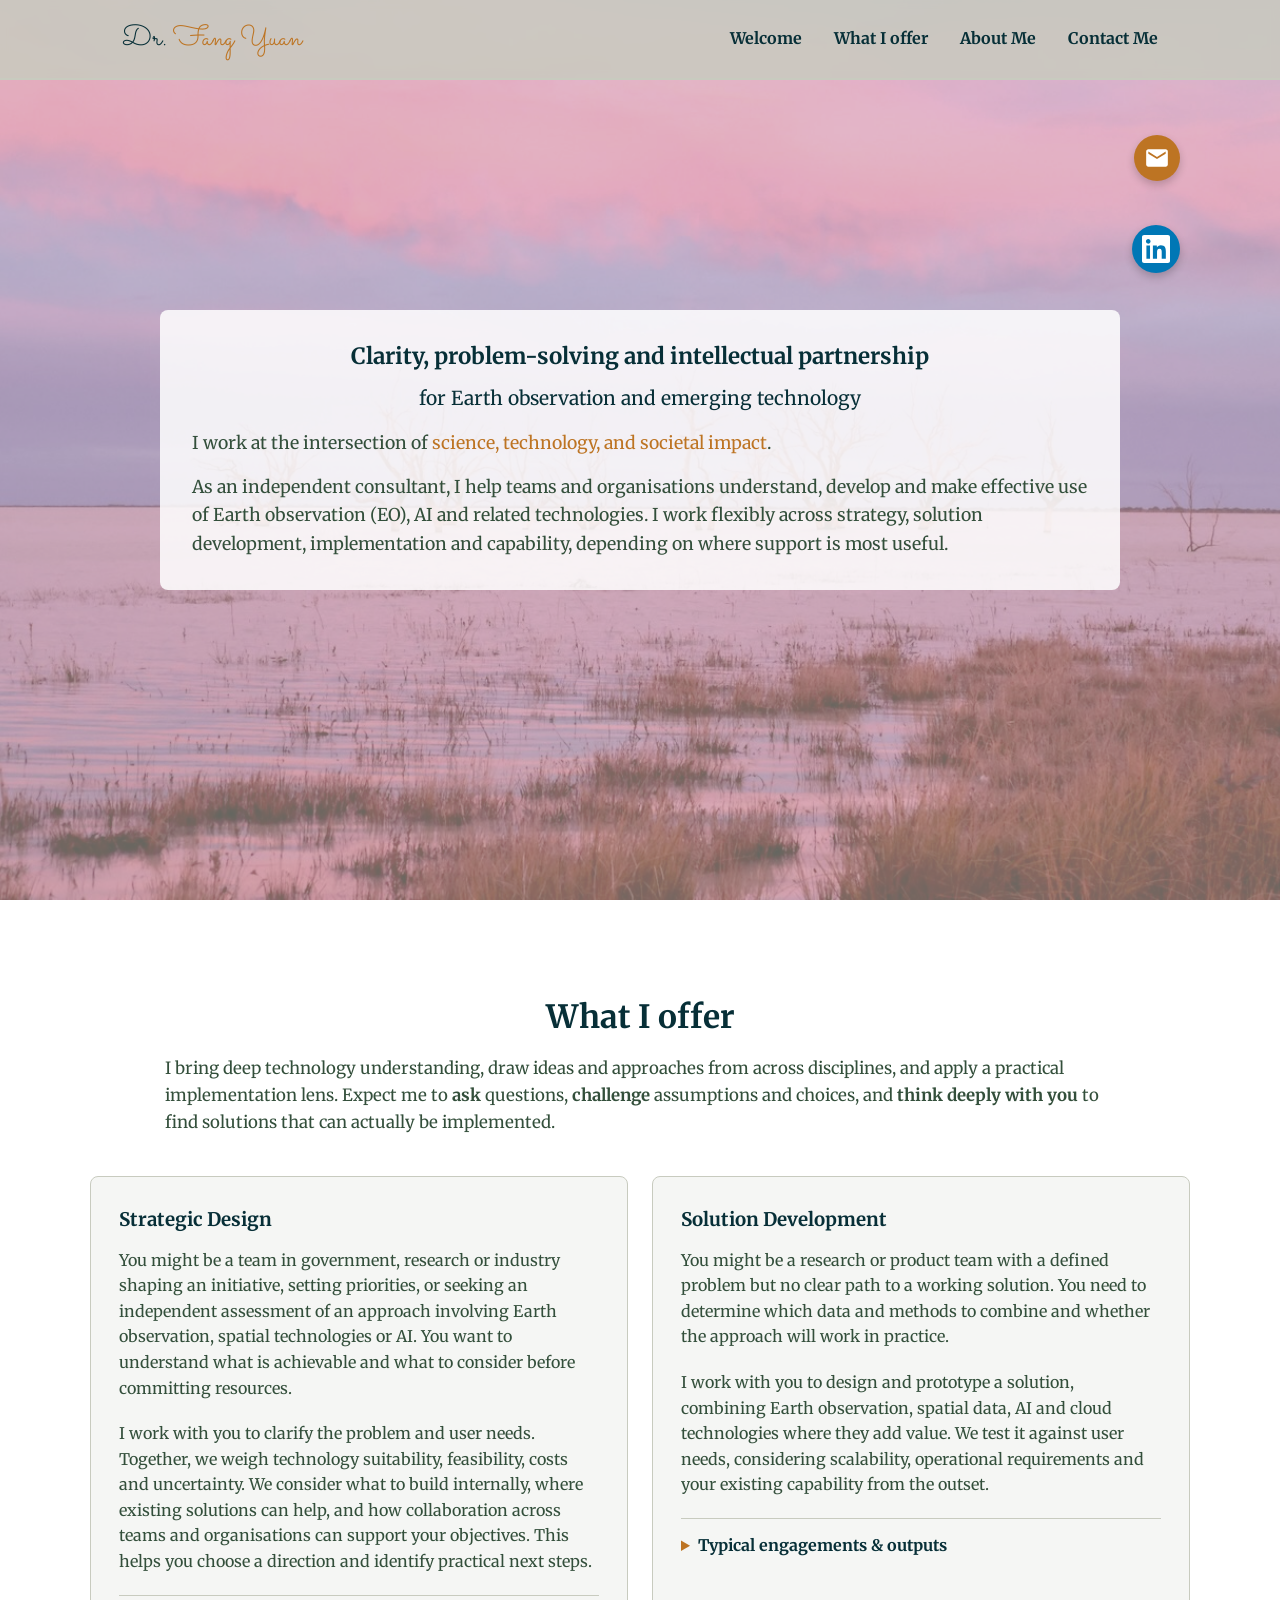
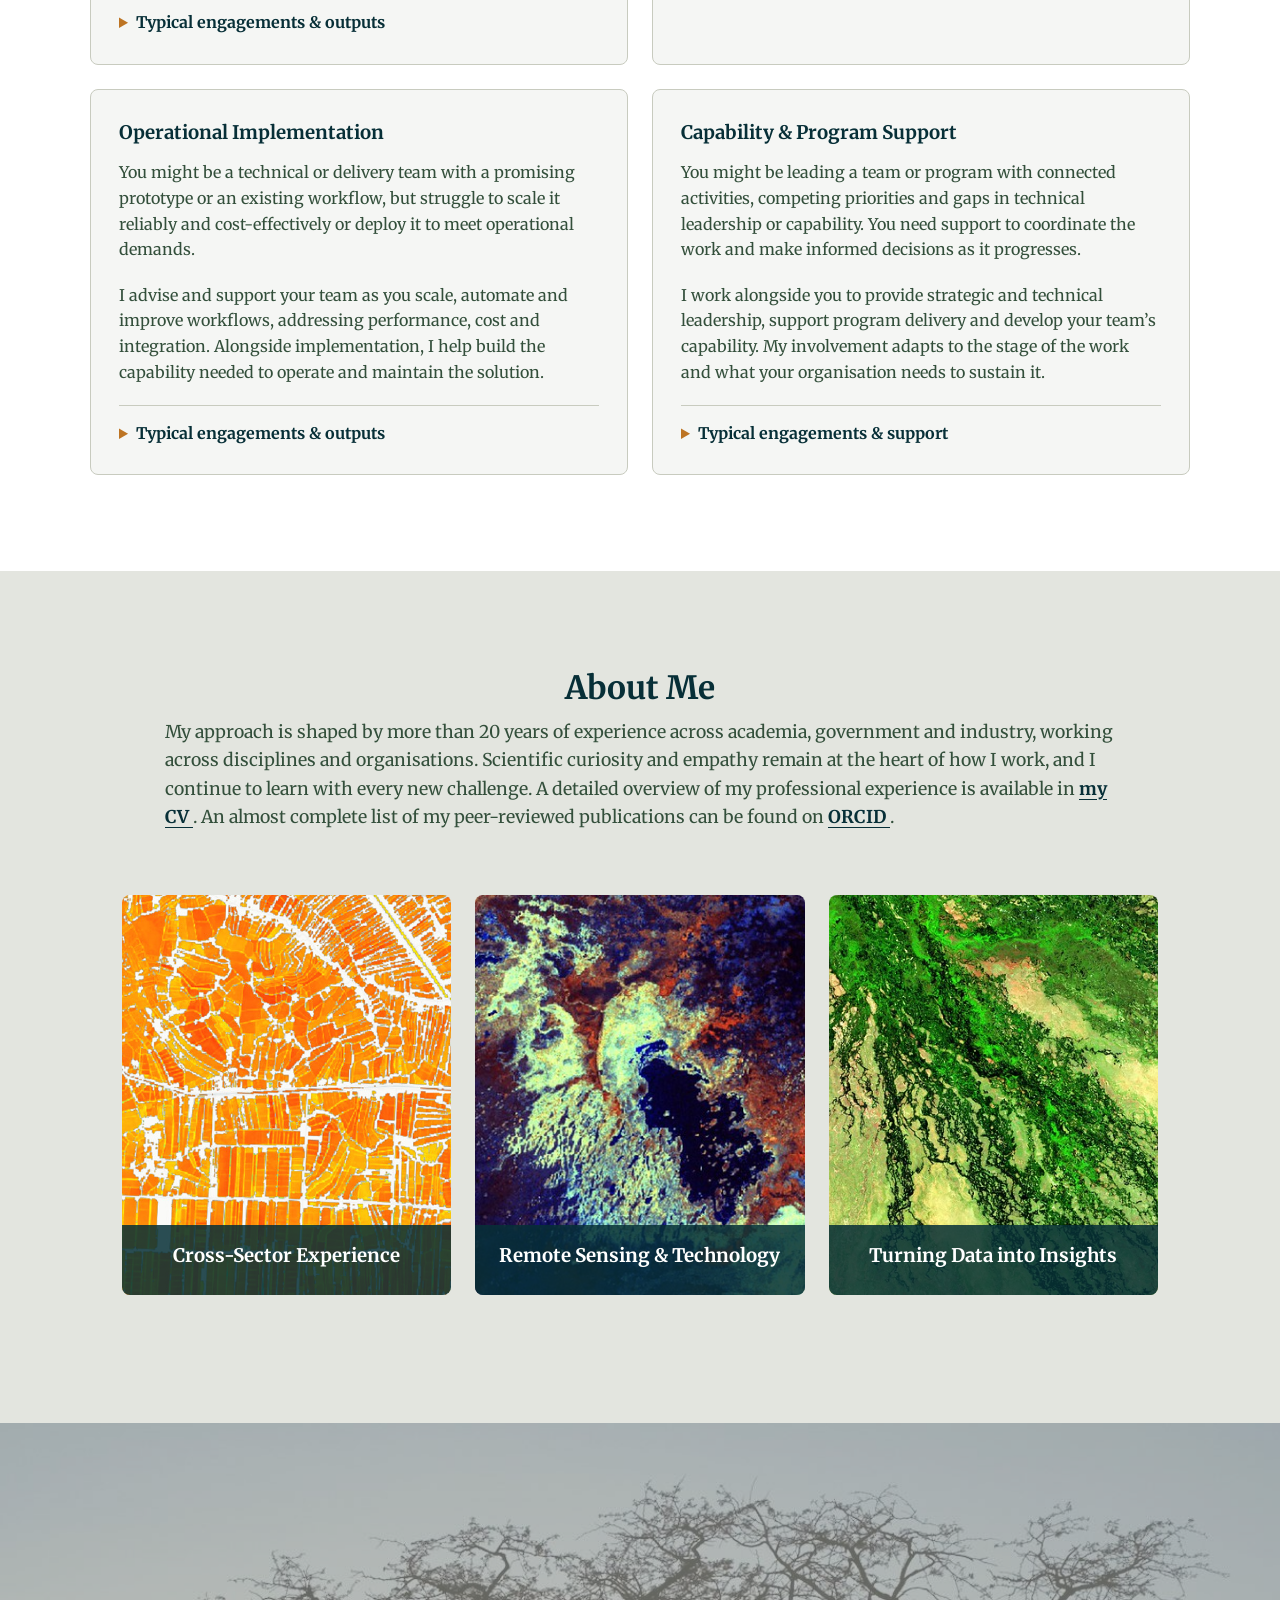
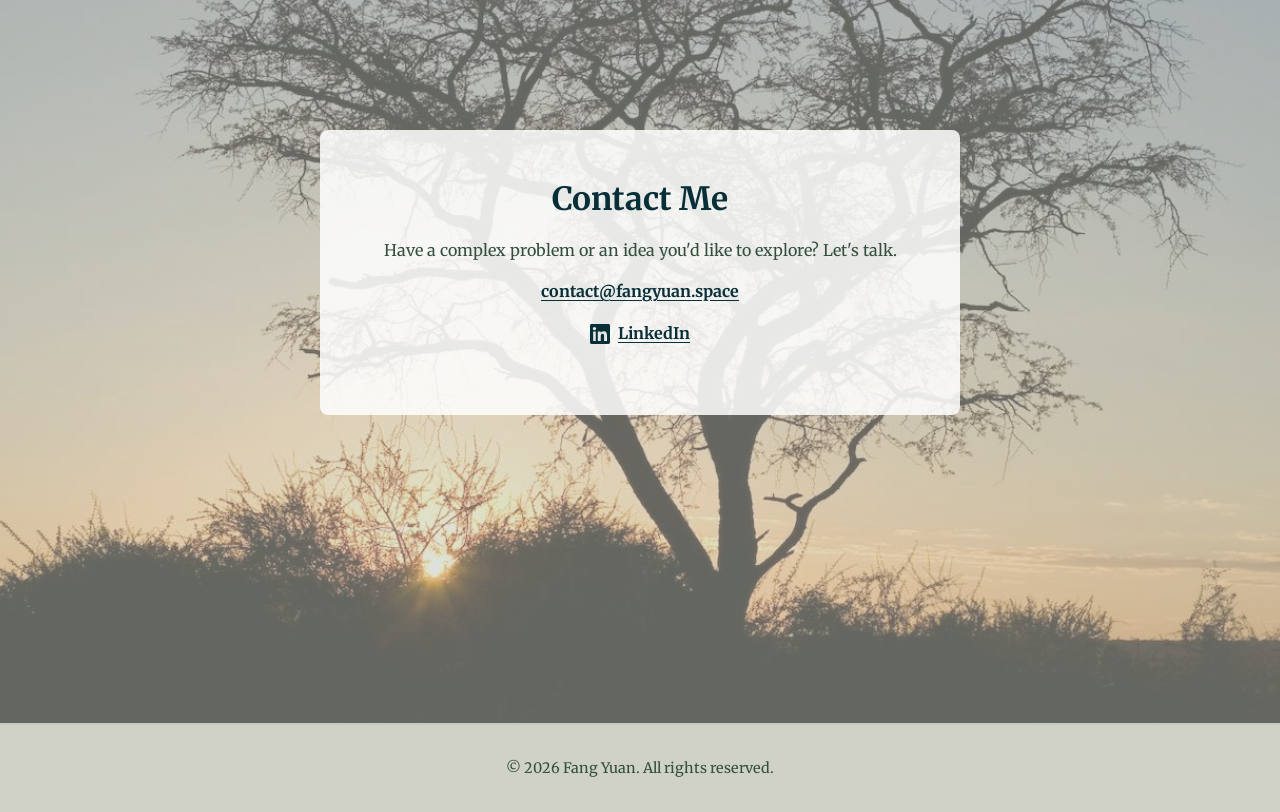
<file: index.html>
<!DOCTYPE html>
<html lang="en">

<head>
  <meta charset="UTF-8">
  <meta name="viewport" content="width=device-width, initial-scale=1">

  <link
    href="https://fonts.googleapis.com/css2?family=Merriweather:wght@300;400;700&family=Sacramento&display=swap"
    rel="stylesheet">

  <link rel="icon" type="image/png" href="/favicon/favicon-96x96.png" sizes="96x96">
  <link rel="icon" type="image/svg+xml" href="/favicon/favicon.svg">
  <link rel="shortcut icon" href="/favicon/favicon.ico">
  <link rel="apple-touch-icon" sizes="180x180" href="/favicon/apple-touch-icon.png">
  <link rel="manifest" href="/favicon/site.webmanifest">

  <title>Dr Fang Yuan | Earth Observation Consultant</title>

  <meta
    name="description"
    content="Independent Earth observation consultant providing strategic design, solution development, operational implementation advice, and capability and program support."
  >

  <style>
    * {
      margin: 0;
      padding: 0;
      box-sizing: border-box;
    }

    html {
      scroll-behavior: smooth;
    }

    body {
      font-family: 'Merriweather', serif;
      line-height: 1.6;
      color: #072f37;
      background: #ffffff;
    }

    h1,
    h2,
    h3 {
      font-weight: 700;
    }

    a:focus-visible,
    summary:focus-visible {
      outline: 3px solid #bd7423;
      outline-offset: 4px;
      border-radius: 2px;
    }

    /*
      Prevent fixed navigation from covering anchored sections.
    */
    #welcome,
    #services,
    #about,
    #contact {
      scroll-margin-top: 90px;
    }

    /* =========================
       Header and navigation
       ========================= */

    header {
      position: fixed;
      top: 0;
      left: 0;
      right: 0;
      background: rgba(200, 203, 191, 0.85);
      border-bottom: 2px solid #c8cbbf;
      z-index: 1000;
      backdrop-filter: blur(4px);
    }

    .nav-container {
      max-width: 1100px;
      margin: 0 auto;
      padding: 1rem 2rem;
      display: flex;
      align-items: center;
      justify-content: space-between;
      gap: 2rem;
    }

    .logo a {
      font-family: 'Sacramento', cursive;
      font-size: 1.8rem;
      color: #072f37;
      text-decoration: none;
      white-space: nowrap;
    }

    nav {
      display: flex;
      align-items: center;
      gap: 2rem;
    }

    nav a {
      text-decoration: none;
      color: #072f37;
      font-weight: 700;
      transition: color 0.3s;
      white-space: nowrap;
    }

    nav a:hover {
      color: #bd7423;
    }

    /* =========================
       Shared section styles
       ========================= */

    section {
      position: relative;
      min-height: 100vh;
      display: flex;
      align-items: center;
      justify-content: center;
      text-align: center;
      color: #072f37;
      padding: 6rem 1rem;
    }

    section::before {
      content: "";
      position: absolute;
      inset: 0;
      background: rgba(200, 203, 191, 0.5);
      z-index: 0;
    }

    section > div {
      position: relative;
      z-index: 1;
      max-width: 800px;
      background: rgba(255, 255, 255, 0.75);
      padding: 2rem;
      border-radius: 8px;
    }

    section h1,
    section h2 {
      margin-bottom: 1rem;
      color: #072f37;
      font-family: 'Merriweather', serif;
    }

    section p {
      color: #334f3b;
      margin-bottom: 1rem;
    }

    /* =========================
       Welcome
       ========================= */

    #welcome {
      background: url('src/menindee_sunrise.jpeg') no-repeat center center / cover;
    }

    #welcome > div {
      width: 100%;
      max-width: 960px;
      margin: 0 auto;
      text-align: left;
      background: rgba(255, 255, 255, 0.85);
      padding: 2rem;
      border-radius: 8px;
    }

    #welcome h1 {
      font-size: clamp(1.3rem, 1.75vw, 1.5rem);
      line-height: 1.3;
      text-wrap: balance;
      margin-bottom: 1rem;
      color: #072f37;
      text-align: center;
    }

    #welcome .hero-domain {
      display: block;
      margin-top: 0.8rem;
      font-size: 1.2rem;
      line-height: 1.5;
      font-weight: 400;
    }

    #welcome p {
      font-size: 1.1rem;
      color: #334f3b;
      margin-bottom: 1rem;
    }

    #welcome p:last-child {
      margin-bottom: 0;
    }

    /* =========================
       Services
       ========================= */

    .content-section {
      min-height: auto;
      padding: 6rem 2rem;
      background: #ffffff;
      text-align: left;
    }

    .content-section::before {
      background: transparent;
    }

    .content-section > .section-content {
      position: relative;
      z-index: 1;
      width: 100%;
      max-width: 1100px;
      padding: 0;
      margin: 0 auto;
      background: transparent;
      border-radius: 0;
    }

    .section-content h2 {
      text-align: center;
      margin-bottom: 1rem;
    }

    .section-intro {
      max-width: 950px;
      margin: 0 auto 2.5rem auto;
      text-align: left;
      font-size: 1.05rem;
    }

    .service-grid {
      display: grid;
      grid-template-columns: repeat(2, minmax(0, 1fr));
      gap: 1.5rem;
      align-items: stretch;
    }

    .service-card {
      display: flex;
      flex-direction: column;
      padding: 1.75rem;
      border: 1px solid #c8cbbf;
      border-radius: 8px;
      background: rgba(200, 203, 191, 0.18);
      height: 100%;
    }

    .service-card h3 {
      margin-bottom: 0.8rem;
      color: #072f37;
      font-family: 'Merriweather', serif;
    }

    .service-card > p {
      margin-bottom: 1.25rem;
    }

    .service-card details {
      margin-top: 0;
      border-top: 1px solid #c8cbbf;
      padding-top: 0.9rem;
    }

    .service-card summary {
      color: #072f37;
      font-weight: 700;
      cursor: pointer;
      transition: color 0.3s;
    }

    .service-card summary::marker {
      color: #bd7423;
    }

    .service-card summary::-webkit-details-marker {
      color: #bd7423;
    }

    .service-card summary:hover {
      color: #334f3b;
      text-decoration: underline;
      text-underline-offset: 0.2em;
    }

    .service-card details[open] summary {
      margin-bottom: 0.75rem;
    }

    .service-detail {
      padding-top: 0.25rem;
    }

    .service-detail p {
      font-size: 0.95rem;
    }

    .service-detail p:last-child {
      margin-bottom: 0;
    }

    /* =========================
       About
       ========================= */

    #about {
      min-height: auto;
      padding: 6rem 2rem;
      background: rgba(200, 203, 191, 0.5);
      display: flex;
      flex-direction: column;
      align-items: center;
    }

    #about::before {
      background: transparent;
    }

    .about-intro {
      background: transparent;
      text-align: center;
      width: 100%;
      max-width: 1100px;
      padding: 0 2rem 2rem;
    }

    .about-intro h2 {
      font-family: 'Merriweather', serif;
      font-weight: 700;
      color: #072f37;
      margin-bottom: 0.5rem;
    }

    .about-intro p {
      text-align: left;
      font-family: 'Merriweather', serif;
      font-size: 1.1rem;
      color: #334f3b;
      max-width: 950px;
      margin: 0 auto 1rem;
    }

    .about-intro p:last-child {
      margin-bottom: 0;
    }

    .about-gallery {
      background: transparent;
      padding: 2rem;
      border-radius: 8px;
      width: 100%;
      display: grid;
      grid-template-columns: repeat(auto-fit, minmax(220px, 1fr));
      gap: 1.5rem;
      max-width: 1100px;
      margin: 0 auto;
    }

    .gallery-item {
      position: relative;
      overflow: hidden;
      border-radius: 8px;
      height: 400px;
    }

    .gallery-item img {
      width: 100%;
      height: 100%;
      object-fit: cover;
      object-position: center;
      display: block;
      transition: transform 0.4s ease;
    }

    .gallery-item .caption {
      position: absolute;
      bottom: 0;
      left: 0;
      right: 0;
      background: rgba(7, 47, 55, 0.85);
      color: #c8cbbf;
      padding: 1rem;
      transform: none;
      transition: transform 0.3s ease;
    }

    .gallery-item:hover img {
      transform: scale(1.1);
    }

    .gallery-item:hover .caption {
      transform: translateY(0);
    }

    /*
      Keyboard users should also be able to reveal the gallery text.
    */
    .gallery-item:focus-within .caption {
      transform: translateY(0);
    }

    .gallery-item h3 {
      margin-bottom: 0.5rem;
      font-family: 'Merriweather', serif;
      font-weight: 700;
      color: #ffffff;
    }

    .gallery-item p {
      font-size: 0.9rem;
      color: #c8cbbf;
      text-align: center;
      max-height: 0;
      overflow: hidden;
      margin-bottom: 0;
      visibility: hidden;
    }

    .gallery-item:hover p,
    .gallery-item:focus-within p {
      max-height: 32rem;
      visibility: visible;
    }

    .gallery-item:focus-visible {
      outline: 3px solid #bd7423;
      outline-offset: 4px;
    }

    /* =========================
       Contact
       ========================= */

    #contact {
      background: url('src/namibia_sunset.jpeg') no-repeat center center / cover;
    }

    #contact > div {
      width: 100%;
      max-width: 640px;
      background: rgba(255, 255, 255, 0.85);
      padding: clamp(1.5rem, 4vw, 3rem);
    }

    section h2 {
      font-size: clamp(1.6rem, 2.5vw, 2rem);
      line-height: 1.35;
    }

    .text-link {
      color: #072f37;
      font-weight: 700;
      text-decoration: underline;
      text-underline-offset: 0.2em;
    }

    .text-link:hover {
      color: #334f3b;
    }

    /* =========================
       Footer
       ========================= */

    footer {
      text-align: center;
      padding: 2rem 1rem;
      font-size: 0.9rem;
      color: #334f3b;
      background: rgba(200, 203, 191, 0.85);
      border-top: 2px solid #c8cbbf;
    }

    /* =========================
       Floating contact buttons
       ========================= */

    .floating-email,
    .floating-linkedin {
      position: fixed;
      right: calc(50% - 480px - 60px);
      border-radius: 50%;
      display: flex;
      align-items: center;
      justify-content: center;
      padding: 10px;
      box-shadow: 0 4px 8px rgba(0, 0, 0, 0.2);
      transition: background 0.3s, transform 0.3s;
      z-index: 1500;
    }

    .floating-email {
      top: 15%;
      background: #bd7423;
    }

    .floating-email:hover {
      background: #a55f1c;
      transform: scale(1.1);
    }

    .floating-linkedin {
      top: 25%;
      background: #0077b5;
    }

    .floating-linkedin:hover {
      background: #005582;
      transform: scale(1.1);
    }

    /* =========================
       Responsive
       ========================= */

    @media (max-width: 1000px) {
      .floating-email,
      .floating-linkedin {
        right: 16px;
      }

      nav {
        gap: 1.2rem;
      }

      nav a {
        font-size: 0.9rem;
      }
    }

    @media (max-width: 800px) {
      .nav-container {
        padding: 0.85rem 1rem;
        gap: 1rem;
      }

      .logo a {
        font-size: 1.55rem;
      }

      nav {
        gap: 0.8rem;
      }

      nav a {
        font-size: 0.82rem;
      }

      .service-grid {
        grid-template-columns: 1fr;
      }

      .content-section,
      #about {
        padding: 5rem 1.25rem;
      }
    }

    @media (max-width: 650px) {
      header {
        position: absolute;
      }

      .nav-container {
        flex-direction: column;
        align-items: flex-start;
        gap: 0.5rem;
      }

      nav {
        width: 100%;
        display: grid;
        grid-template-columns: repeat(2, 1fr);
        gap: 0.25rem 1rem;
        border-top: 1px solid #65816d;
        padding-top: 0.5rem;
      }

      nav a {
        font-size: 0.85rem;
        min-height: 44px;
        display: flex;
        align-items: center;
      }

      #welcome,
      #services,
      #about,
      #contact {
        scroll-margin-top: 0;
      }

      section {
        padding: 5rem 1rem;
      }

      #welcome {
        min-height: 100vh;
        padding-top: 14rem;
      }

      #welcome > div {
        padding: 1.5rem;
      }

      #welcome h1 {
        font-size: 1.4rem;
      }

      #welcome p {
        font-size: 1rem;
      }

      .service-card {
        padding: 1.4rem;
      }

      .about-gallery {
        padding: 1rem 0;
      }

      .about-intro {
        padding: 0 0 2rem;
      }

      .gallery-item {
        height: auto;
      }

      .gallery-item img {
        height: 240px;
      }

      /*
        Hover-only overlays are unsuitable on touch devices,
        so show the captions by default on small screens.
      */
      .gallery-item .caption {
        position: static;
        transform: none;
        background: #072f37;
      }

      .gallery-item p {
        max-height: none;
        visibility: visible;
      }

      .floating-email,
      .floating-linkedin {
        display: none;
      }
    }
    @media (hover: none) and (min-width: 651px) {
      .gallery-item { height: auto; }
      .gallery-item img { height: 240px; }
      .gallery-item .caption { position: static; background: #072f37; }
      .gallery-item p { max-height: none; visibility: visible; }
    }

    @media (prefers-reduced-motion: reduce) {
      html { scroll-behavior: auto; }
      *, *::before, *::after { transition: none !important; }
    }
  </style>
</head>

<body>

  <header>
    <div class="nav-container">

      <div class="logo">
        <a href="#welcome">
          Dr. <span style="color:#bd7423;">Fang Yuan</span>
        </a>
      </div>

      <nav aria-label="Main navigation">
        <a href="#welcome">Welcome</a>
        <a href="#services">What I offer</a>
        <a href="#about">About Me</a>
        <a href="#contact">Contact Me</a>
      </nav>

    </div>
  </header>

  <main>

    <section id="welcome">
      <div>

        <h1>
          Clarity, problem-solving and intellectual partnership
          <span class="hero-domain">for Earth observation and emerging technology</span>
        </h1>

        <p>
          I work at the intersection of
          <span style="color:#bd7423;">science, technology, and societal impact</span>.
        </p>

        <p>
          As an independent consultant, I help teams and organisations understand,
          develop and make effective use of Earth observation (EO), AI and related technologies.
          I work flexibly across strategy, solution development, implementation and capability,
          depending on where support is most useful.
        </p>

      </div>
    </section>


    <section id="services" class="content-section">
      <div class="section-content">

        <h2>What I offer</h2>

          <p class="section-intro">
            I bring deep technology understanding, draw ideas and approaches from across disciplines,
            and apply a practical implementation lens. Expect me to <strong>ask</strong> questions,
            <strong>challenge</strong> assumptions and choices, and <strong>think deeply with you</strong>
            to find solutions that can actually be implemented.
          </p>

        <div class="service-grid">

          <article class="service-card">

            <h3>Strategic Design</h3>

            <p>
              You might be a team in government, research or industry shaping an initiative, setting
              priorities, or seeking an independent assessment of an approach involving Earth
              observation, spatial technologies or AI. You want to understand what is achievable and
              what to consider before committing resources.
            </p>

            <p>
              I work with you to clarify the problem and user needs. Together, we weigh technology
              suitability, feasibility, costs and uncertainty. We consider what to build internally,
              where existing solutions can help, and how collaboration across teams and organisations
              can support your objectives. This helps you choose a direction and identify practical
              next steps.
            </p>

            <details>
              <summary>Typical engagements &amp; outputs</summary>

              <div class="service-detail">

                <p>
                  <strong>A typical engagement might involve:</strong>
                  a focused independent review; workshops and stakeholder discussions to clarify
                  needs and options; development of a strategy or technology roadmap; or strategic
                  advice to help shape an initiative or technology direction.
                </p>

                <p>
                  <strong>Outputs might include:</strong>
                  an independent assessment; a brief or report setting out options, recommendations
                  and practical next steps; or a strategy or technology roadmap.
                </p>

              </div>
            </details>

          </article>


          <article class="service-card">

            <h3>Solution Development</h3>

            <p>
              You might be a research or product team with a defined problem but no clear path to a
              working solution. You need to determine which data and methods to combine and whether
              the approach will work in practice.
            </p>

            <p>
              I work with you to design and prototype a solution, combining Earth observation,
              spatial data, AI and cloud technologies where they add value. We test it against user
              needs, considering scalability, operational requirements and your existing capability
              from the outset.
            </p>

            <details>
              <summary>Typical engagements &amp; outputs</summary>

              <div class="service-detail">

                <p>
                  <strong>A typical engagement might involve:</strong>
                  translating a defined need into a technical approach; assessing and selecting
                  suitable data, methods and technologies; developing and testing a proof of
                  concept or prototype; or reviewing and refining an existing solution design.
                </p>

                <p>
                  <strong>Outputs might include:</strong>
                  a documented solution design; a prototype or working workflow
                  with code and documentation; or an implementation plan outlining the steps,
                  requirements and resources needed to move into operation.
                </p>

              </div>
            </details>

          </article>


          <article class="service-card">

            <h3>Operational Implementation</h3>

            <p>
              You might be a technical or delivery team with a promising prototype or an existing
              workflow, but struggle to scale it reliably and cost-effectively or deploy it to meet
              operational demands.
            </p>

            <p>
              I advise and support your team as you scale, automate and improve workflows,
              addressing performance, cost and integration. Alongside implementation, I help build
              the capability needed to operate and maintain the solution.
            </p>

            <details>
              <summary>Typical engagements &amp; outputs</summary>

              <div class="service-detail">

                <p>
                  <strong>A typical engagement might involve:</strong>
                  reviewing a prototype or existing workflow for operational readiness; advising
                  on scaling and automation; identifying performance, cost and
                  integration issues; working with technical teams through implementation; or
                  addressing capability gaps for ongoing operation.
                </p>

                <p>
                  <strong>Outputs might include:</strong>
                  an operational readiness assessment; recommendations for scaling, automation
                  and optimisation; implementation guidance or a transition plan; and targeted
                  capability development, technical documentation or knowledge transfer.
                </p>

              </div>
            </details>

          </article>


          <article class="service-card">

            <h3>Capability &amp; Program Support</h3>

            <p>
              You might be leading a team or program with connected activities, competing priorities
              and gaps in technical leadership or capability. You need support to coordinate the
              work and make informed decisions as it progresses.
            </p>

            <p>
              I work alongside you to provide strategic and technical leadership, support program
              delivery and develop your team’s capability. My involvement adapts to the stage of the
              work and what your organisation needs to sustain it.
            </p>

            <details>
              <summary>Typical engagements &amp; support</summary>

              <div class="service-detail">

                <p>
                  <strong>A typical engagement might involve:</strong>
                  providing part-time strategic or technical leadership; supporting the design,
                  establishment or delivery of an EO program or initiative; providing independent
                  technical advice across a program; developing team or organisational capability;
                  or helping coordinate work across technical teams, partners and stakeholders.
                </p>

                <p>
                  <strong>Outputs and support might include:</strong>
                  program or capability plans; technical or strategic advice and reviews;
                  capability assessments and development activities; program documentation and
                  decision support; or ongoing advisory support as the initiative evolves.
                </p>

              </div>
            </details>

          </article>

        </div>
      </div>
    </section>


    <section id="about">

      <div class="about-intro">

        <h2>About Me</h2>

        <p>
          My approach is shaped by more than 20 years of experience across academia,
          government and industry, working across disciplines and organisations.

          Scientific curiosity and empathy remain at the heart of how I work,
          and I continue to learn with every new challenge.

          A detailed overview of my professional experience is available in
          <a
            href="src/CV_Yuan_2026.pdf"
            target="_blank"
            class="text-link"
          >
            my CV
          </a>.

          An almost complete list of my peer-reviewed publications can be found on
          <a
            href="https://orcid.org/0000-0001-8315-4176"
            target="_blank"
            class="text-link"
            rel="noopener noreferrer"
          >
            ORCID
          </a>.
        </p>

      </div>


      <div class="about-gallery">

        <div class="gallery-item" tabindex="0">

          <img
            src="src/irrigation.jpg"
            alt="Cross-Sector Experience"
          >

          <div class="caption">

            <h3>Cross-Sector Experience</h3>

            <p>
              My experience across academia, government, and industry gives me insights into the drivers, challenges,
              and operating models of each sector. I am deeply motivated by working with people from diverse
              backgrounds. My best ideas have come from purposeful conversations, built on personal connections and
              trust.
            </p>

          </div>
        </div>


        <div class="gallery-item" tabindex="0">

          <img
            src="src/s1.jpg"
            alt="Remote Sensing"
          >

          <div class="caption">

            <h3>Remote Sensing &amp; Technology</h3>

            <p>
              Different sensors reveal different aspects of our planet. Choosing and combining them depends
              on the question we need to answer.
              Building on my experience with multispectral, hyperspectral and radar remote sensing,
              large-scale data processing and AI, I am constantly exploring new technologies,
              driven by curiosity and application needs.
            </p>

          </div>
        </div>


        <div class="gallery-item" tabindex="0">

          <img
            src="src/okavango.jpg"
            alt="Turning Data into Insights"
          >

          <div class="caption">

            <h3>Turning Data into Insights</h3>

            <p>
              The value of data lies in the insights it reveals. My career began with surveying the sky,
              studying powerful cosmic explosions to understand the history of the universe. Today, I apply
              Earth observation to understand our planet, map natural resources and track environmental change.
              I take a purposeful approach, starting with the real question and balancing accuracy with practicality.
            </p>

          </div>
        </div>

      </div>
    </section>


    <section id="contact">

      <div>

        <h2>Contact Me</h2>

        <p>
          Have a complex problem or an idea you'd like to explore? Let's talk.
        </p>

        <p>
          <a
            href="mailto:contact@fangyuan.space"
            class="text-link"
          >
            contact@fangyuan.space
          </a>
        </p>

        <p>
          <a
            href="https://www.linkedin.com/in/fangyuan0"
            target="_blank"
            rel="noopener noreferrer"
            class="text-link"
            style="display:inline-flex; align-items:center; gap:0.5rem;"
          >

            <svg
              xmlns="https://www.w3.org/2000/svg"
              width="20"
              height="20"
              fill="#072f37"
              viewBox="0 0 24 24"
              aria-hidden="true"
            >
              <path
                d="M20.447 20.452H16.89v-5.569c0-1.328-.027-3.041-1.852-3.041-1.853 0-2.137 1.445-2.137 2.939v5.671H9.342V9h3.41v1.561h.048c.476-.9 1.637-1.852 3.367-1.852 3.6 0 4.263 2.37 4.263 5.456v6.287zM5.337 7.433a1.984 1.984 0 01-1.982-1.982c0-1.095.888-1.982 1.982-1.982s1.982.887 1.982 1.982c0 1.094-.887 1.982-1.982 1.982zM6.884 20.452H3.79V9h3.094v11.452zM22.225 0H1.771C.792 0 0 .774 0 1.729v20.542C0 23.227.792 24 1.771 24h20.451C23.2 24 24 23.227 24 22.271V1.729C24 .774 23.2 0 22.225 0z"
              >
              </path>
            </svg>

            LinkedIn
          </a>
        </p>

      </div>
    </section>

  </main>


  <footer>
    &copy; 2026 Fang Yuan. All rights reserved.
  </footer>


  <a
    href="mailto:contact@fangyuan.space"
    class="floating-email"
    aria-label="Email Fang Yuan"
  >

    <svg
      xmlns="https://www.w3.org/2000/svg"
      width="26"
      height="26"
      fill="#fff"
      viewBox="0 0 24 24"
      aria-hidden="true"
    >
      <path
        d="M20 4H4c-1.1 0-2 .9-2 2v12c0 1.1.9 2
        2 2h16c1.1 0 2-.9 2-2V6c0-1.1-.9-2-2-2zm0
        4l-8 5-8-5V6l8 5 8-5v2z"
      >
      </path>
    </svg>

  </a>


  <a
    href="https://www.linkedin.com/in/fangyuan0"
    target="_blank"
    rel="noopener noreferrer"
    class="floating-linkedin"
    aria-label="Fang Yuan on LinkedIn"
  >

    <svg
      xmlns="https://www.w3.org/2000/svg"
      width="28"
      height="28"
      fill="#fff"
      viewBox="0 0 24 24"
      aria-hidden="true"
    >
      <path
        d="M20.447 20.452H16.89v-5.569c0-1.328-.027-3.041-1.852-3.041-1.853
        0-2.137 1.445-2.137 2.939v5.671H9.342V9h3.41v1.561h.048c.476-.9
        1.637-1.852 3.367-1.852 3.6 0 4.263 2.37
        4.263 5.456v6.287zM5.337 7.433a1.984
        1.984 0 01-1.982-1.982c0-1.095.888-1.982
        1.982-1.982s1.982.887 1.982
        1.982c0 1.094-.887 1.982-1.982
        1.982zM6.884 20.452H3.79V9h3.094v11.452zM22.225
        0H1.771C.792 0 0 .774 0
        1.729v20.542C0 23.227.792 24 1.771
        24h20.451C23.2 24 24 23.227 24
        22.271V1.729C24 .774 23.2 0 22.225
        0z"
      >
      </path>
    </svg>

  </a>

</body>

</html>
</file>
